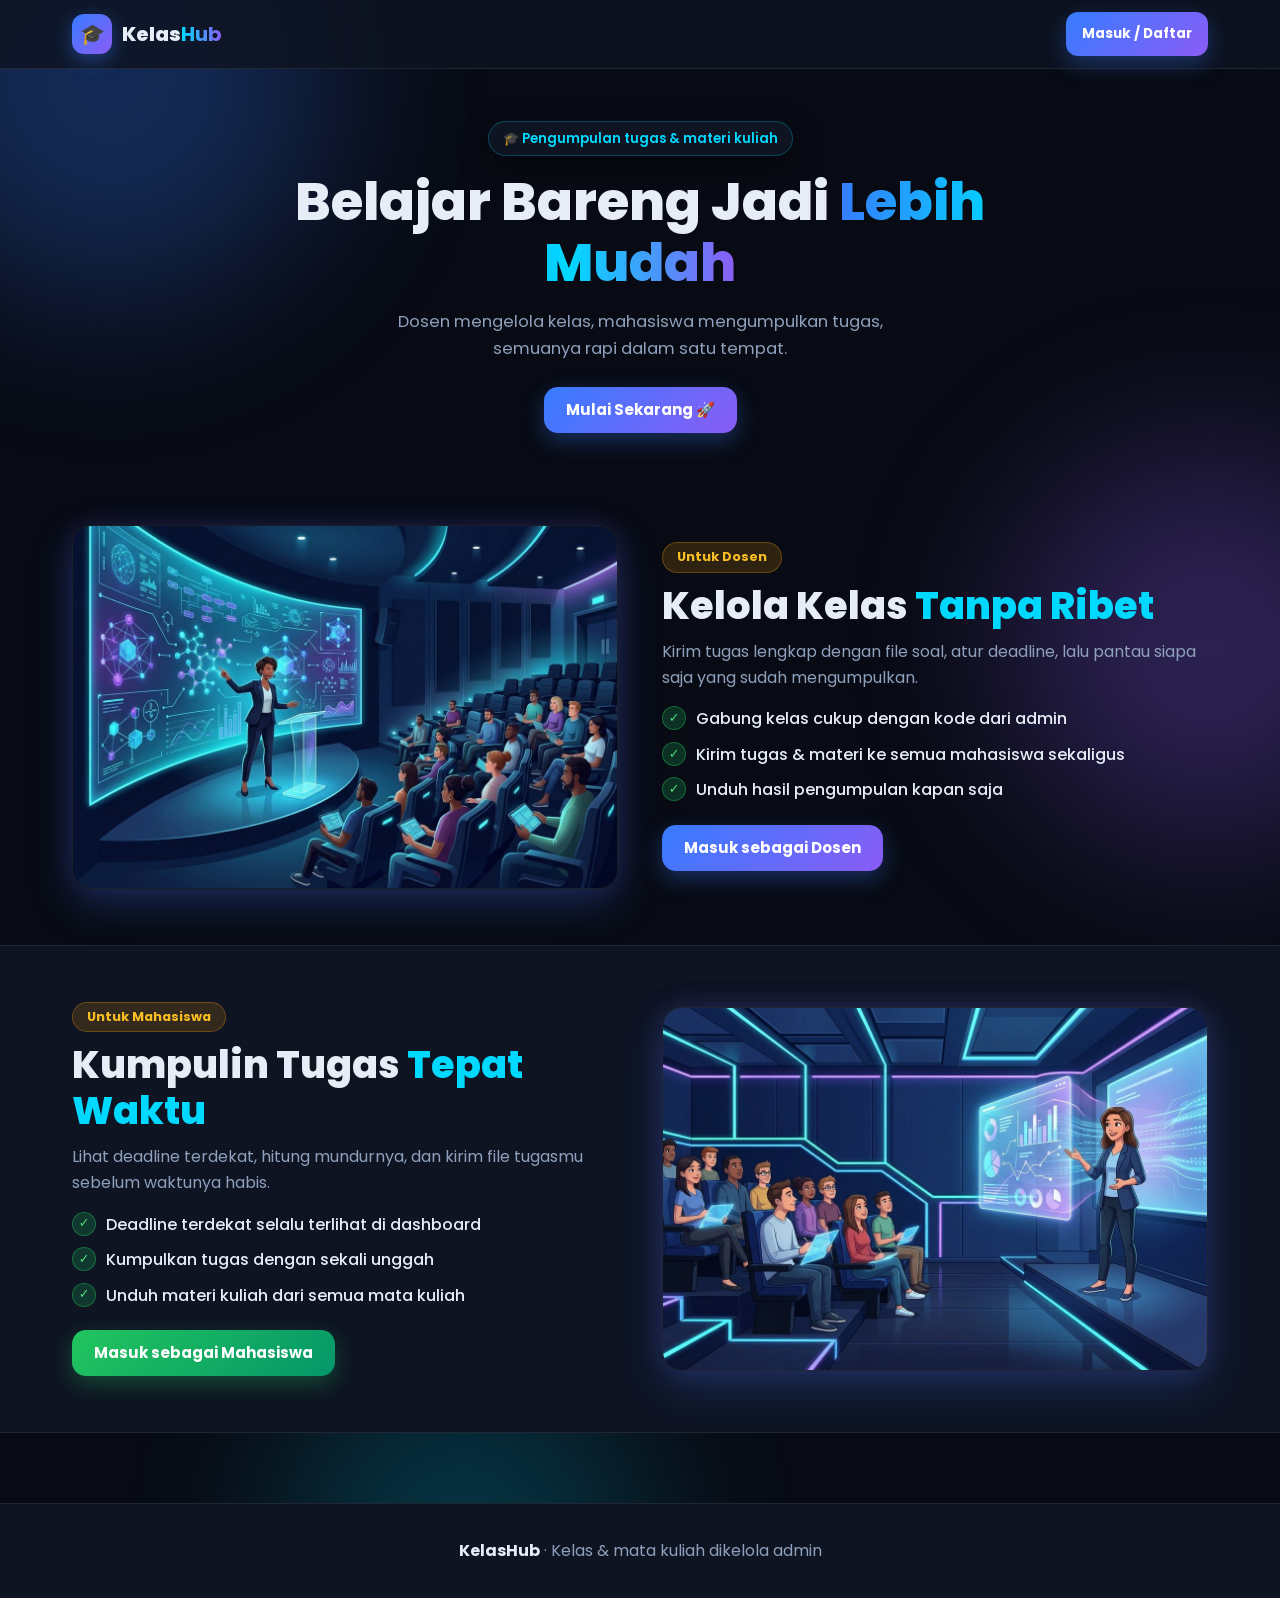
<file: landing.html>
<!DOCTYPE html>
<html lang="id">
<head>
<meta charset="UTF-8">
<meta name="viewport" content="width=device-width,initial-scale=1,viewport-fit=cover">
<title>KelasHub — Belajar Bareng Jadi Lebih Mudah</title>
<link rel="preconnect" href="https://fonts.googleapis.com">
<link href="https://fonts.googleapis.com/css2?family=Poppins:wght@400;500;600;700;800&display=swap" rel="stylesheet">
<link rel="stylesheet" href="css/style.css">
</head>
<body class="page-enter">
<div class="blobs"><span></span><span></span><span></span></div>

<nav class="nav"><div class="wrap">
  <a href="landing.html" class="logo"><i>🎓</i><span>Kelas<b>Hub</b></span></a>
  <a href="login.html" class="btn sm">Masuk / Daftar</a>
</div></nav>

<header class="hero"><div class="wrap" style="grid-template-columns:1fr">
  <div style="text-align:center;max-width:720px;margin:0 auto">
    <span class="tag">🎓 Pengumpulan tugas &amp; materi kuliah</span>
    <h1>Belajar Bareng Jadi <span class="grad">Lebih Mudah</span></h1>
    <p style="margin:0 auto">Dosen mengelola kelas, mahasiswa mengumpulkan tugas, semuanya rapi dalam satu tempat.</p>
    <div class="cta" style="justify-content:center"><a href="login.html" class="btn">Mulai Sekarang 🚀</a></div>
  </div>
</div></header>

<!-- Untuk Dosen: ilustrasi kiri -->
<section class="lp-sec">
  <div class="wrap split">
    <img class="ph" src="img/08-foto-dosen-ngajar.jpg" alt="Ilustrasi dosen mengajar di depan layar interaktif pintar di ruang kuliah modern" width="1100" height="734" loading="lazy">
    <div>
      <span class="kicker">Untuk Dosen</span>
      <h2>Kelola Kelas <span>Tanpa Ribet</span></h2>
      <p>Kirim tugas lengkap dengan file soal, atur deadline, lalu pantau siapa saja yang sudah mengumpulkan.</p>
      <ul>
        <li>Gabung kelas cukup dengan kode dari admin</li>
        <li>Kirim tugas &amp; materi ke semua mahasiswa sekaligus</li>
        <li>Unduh hasil pengumpulan kapan saja</li>
      </ul>
      <a href="login.html" class="btn">Masuk sebagai Dosen</a>
    </div>
  </div>
</section>

<!-- Untuk Mahasiswa: ilustrasi kanan -->
<section class="lp-sec alt">
  <div class="wrap split">
    <div>
      <span class="kicker">Untuk Mahasiswa</span>
      <h2>Kumpulin Tugas <span>Tepat Waktu</span></h2>
      <p>Lihat deadline terdekat, hitung mundurnya, dan kirim file tugasmu sebelum waktunya habis.</p>
      <ul>
        <li>Deadline terdekat selalu terlihat di dashboard</li>
        <li>Kumpulkan tugas dengan sekali unggah</li>
        <li>Unduh materi kuliah dari semua mata kuliah</li>
      </ul>
      <a href="login.html" class="btn green">Masuk sebagai Mahasiswa</a>
    </div>
    <img class="ph" src="img/09-foto-presentasi.jpg" alt="Ilustrasi mahasiswi presentasi di depan kelas dengan layar proyeksi hologram" width="1100" height="734" loading="lazy">
  </div>
</section>

<footer><div class="wrap"><b>KelasHub</b> · Kelas &amp; mata kuliah dikelola admin</div></footer>
</body>
</html>
</file>
<file: css/style.css>
@view-transition {
  navigation: auto;
}
::view-transition-old(root) {
  animation: vtOut 0.24s cubic-bezier(0.4, 0, 1, 1) both;
}
::view-transition-new(root) {
  animation: vtIn 0.34s cubic-bezier(0.22, 1, 0.36, 1) both;
}
@keyframes vtOut {
  from { opacity: 1; transform: translateY(0) scale(1); }
  to   { opacity: 0; transform: translateY(-10px) scale(0.99); }
}
@keyframes vtIn {
  from { opacity: 0; transform: translateY(14px) scale(0.99); }
  to   { opacity: 1; transform: translateY(0) scale(1); }
}

:root {
  --bg: #080B14;
  --surface: #0E1422;
  --card: #121B2B;
  --line: rgba(255, 255, 255, .08);
  --p: #367CFF;
  --p2: #00D9FF;
  --acc: #00D9FF;
  --b: #8B5CF6;
  --ink: #E6EDF7;
  --mut: #8EA0BC;
  --g: #22C55E;
  --o: #F59E0B;
  --r: #EF4444;
  --pk: #F59E0B;
  --grad: linear-gradient(135deg, var(--p), var(--b));
  --sh: 0 10px 30px rgba(0, 0, 0, .45);
  --sh2: 0 16px 44px rgba(54, 124, 255, .22), 0 0 28px rgba(139, 92, 246, .16);
  --glow: 0 0 24px rgba(54, 124, 255, .38), 0 0 48px rgba(139, 92, 246, .2);
  --rad: 20px;
  color-scheme: dark;
}

*, *::before, *::after {
  box-sizing: border-box;
  margin: 0;
  padding: 0;
}

html {
  scroll-behavior: smooth;
  overflow-x: hidden;
  background: var(--bg);
}

body {
  font-family: 'Poppins', 'Segoe UI', system-ui, sans-serif;
  background: var(--bg);
  color: var(--ink);
  line-height: 1.6;
  min-height: 100dvh;
  overflow-x: hidden;
  padding-left: env(safe-area-inset-left);
  padding-right: env(safe-area-inset-right);
  -webkit-tap-highlight-color: transparent;
}

body.nav-lock {
  overflow: hidden;
}

/* Fallback transisi keluar/masuk halaman */
body.page-enter {
  animation: pageEnter 0.38s cubic-bezier(0.22, 1, 0.36, 1) both;
}
body.page-leave {
  opacity: 0;
  transform: translateY(-10px) scale(0.99);
  transition: opacity 0.2s ease, transform 0.2s ease;
  pointer-events: none;
}
@keyframes pageEnter {
  from { opacity: 0; transform: translateY(14px); }
  to   { opacity: 1; transform: translateY(0); }
}

img {
  max-width: 100%;
  height: auto;
  display: block;
}
a {
  color: inherit;
  text-decoration: none;
}
button {
  font-family: inherit;
  cursor: pointer;
  border: 0;
  color: inherit;
}

.wrap {
  max-width: 1180px;
  margin: 0 auto;
  padding: 0 22px;
}

/* ---------- Background Blobs ---------- */
.blobs {
  position: fixed;
  inset: 0;
  z-index: -1;
  overflow: hidden;
  pointer-events: none;
}
.blobs span {
  position: absolute;
  border-radius: 50%;
  filter: blur(85px);
  opacity: 0.28;
  will-change: transform;
  animation: floatBlob 18s ease-in-out infinite;
}
.blobs span:nth-child(1) {
  width: 440px;
  height: 440px;
  background: var(--p);
  top: -140px;
  left: -110px;
}
.blobs span:nth-child(2) {
  width: 400px;
  height: 400px;
  background: var(--b);
  top: 28%;
  right: -130px;
  animation-delay: -6s;
}
.blobs span:nth-child(3) {
  width: 360px;
  height: 360px;
  background: var(--acc);
  bottom: -120px;
  left: 22%;
  animation-delay: -12s;
  opacity: 0.2;
}
@keyframes floatBlob {
  0%, 100% { transform: translate3d(0, 0, 0) scale(1); }
  50%      { transform: translate3d(36px, -44px, 0) scale(1.1); }
}

/* ---------- Navbar & Mobile Drawer ---------- */
.nav {
  position: sticky;
  top: 0;
  z-index: 60;
  background: rgba(14, 20, 34, .82);
  backdrop-filter: blur(16px);
  -webkit-backdrop-filter: blur(16px);
  border-bottom: 1px solid var(--line);
}
.nav .wrap {
  display: flex;
  align-items: center;
  justify-content: space-between;
  min-height: 68px;
  gap: 12px;
}
.logo {
  display: flex;
  align-items: center;
  gap: 10px;
  font-weight: 800;
  font-size: 1.25rem;
  color: var(--ink);
}
.logo i {
  width: 40px;
  height: 40px;
  border-radius: 12px;
  background: var(--grad);
  display: grid;
  place-items: center;
  color: #fff;
  font-style: normal;
  box-shadow: 0 6px 18px rgba(54, 124, 255, .4);
}
.logo b {
  background: linear-gradient(90deg, var(--acc), var(--b));
  -webkit-background-clip: text;
  background-clip: text;
  color: transparent;
}
.links {
  display: flex;
  align-items: center;
  gap: 6px;
}
.links a {
  padding: 10px 16px;
  min-height: 44px;
  display: inline-flex;
  align-items: center;
  border-radius: 999px;
  font-weight: 600;
  font-size: .92rem;
  color: var(--mut);
  position: relative;
  overflow: hidden;
  transition: transform .22s ease, opacity .22s ease, background-color .22s ease, color .22s ease, box-shadow .22s ease;
}
.links a:hover {
  background: rgba(54, 124, 255, .14);
  color: var(--ink);
  transform: translateY(-1px);
}
.links a.on {
  background: var(--grad);
  color: #fff;
  box-shadow: 0 6px 18px rgba(54, 124, 255, .38);
}
.links a.cls {
  max-width: 200px;
  overflow: hidden;
  text-overflow: ellipsis;
  white-space: nowrap;
  background: rgba(54, 124, 255, .14);
  color: var(--acc);
  border: 1px solid rgba(0, 217, 255, .22);
}
.links a.cls.on {
  background: var(--grad);
  color: #fff;
  border-color: transparent;
}
.burger {
  display: none;
  background: var(--surface);
  color: var(--ink);
  border: 1px solid var(--line);
  width: 44px;
  height: 44px;
  border-radius: 12px;
  font-size: 1.3rem;
  place-items: center;
  transition: transform .2s ease;
}
.burger:active {
  transform: scale(.94);
}
.nav-ov {
  position: fixed;
  inset: 0;
  background: rgba(8, 11, 20, .68);
  backdrop-filter: blur(6px);
  -webkit-backdrop-filter: blur(6px);
  z-index: 55;
  opacity: 0;
  pointer-events: none;
  transition: opacity .28s ease;
}
.nav-ov.show {
  opacity: 1;
  pointer-events: auto;
}

/* ---------- Buttons & Ripple ---------- */
.btn {
  position: relative;
  overflow: hidden;
  display: inline-flex;
  align-items: center;
  justify-content: center;
  gap: 8px;
  min-height: 44px;
  padding: 11px 22px;
  border-radius: 14px;
  font-weight: 700;
  font-size: .94rem;
  background: var(--grad);
  color: #fff;
  box-shadow: 0 8px 22px rgba(54, 124, 255, .32);
  transition: transform .24s cubic-bezier(0.22, 1, 0.36, 1), box-shadow .24s ease, opacity .2s ease;
}
.btn:hover {
  transform: translateY(-3px) scale(1.015);
  box-shadow: var(--glow);
}
.btn:active {
  transform: translateY(0) scale(.97);
}
.btn.sec {
  background: var(--surface);
  color: var(--ink);
  border: 1px solid rgba(255, 255, 255, .14);
  box-shadow: none;
}
.btn.sec:hover {
  border-color: var(--acc);
  color: var(--acc);
  box-shadow: 0 0 18px rgba(0, 217, 255, .2);
}
.btn.sm {
  min-height: 44px;
  padding: 8px 16px;
  font-size: .85rem;
  border-radius: 12px;
}
.btn.green {
  background: linear-gradient(135deg, var(--g), #059669);
  box-shadow: 0 8px 22px rgba(34, 197, 94, .3);
}
.btn.green:hover {
  box-shadow: 0 0 24px rgba(34, 197, 94, .45);
}
.btn.red {
  background: rgba(239, 68, 68, .16);
  color: #FCA5A5;
  border: 1px solid rgba(239, 68, 68, .32);
  box-shadow: none;
}
.btn.red:hover {
  background: rgba(239, 68, 68, .26);
  color: #fff;
  box-shadow: 0 0 20px rgba(239, 68, 68, .3);
}
.btn:disabled {
  opacity: .5;
  cursor: not-allowed;
  transform: none;
}

.ripple-ink {
  position: absolute;
  border-radius: 50%;
  background: rgba(255, 255, 255, .32);
  transform: scale(0);
  opacity: 1;
  pointer-events: none;
  animation: rippleAnim .55s ease-out forwards;
}
@keyframes rippleAnim {
  to {
    transform: scale(1);
    opacity: 0;
  }
}

/* ---------- Hero & Page Header ---------- */
.hero {
  padding: 52px 0 36px;
}
.hero .wrap {
  display: grid;
  grid-template-columns: 1.1fr 1fr;
  gap: 40px;
  align-items: center;
}
.tag {
  display: inline-flex;
  align-items: center;
  gap: 6px;
  background: var(--surface);
  border: 1px solid rgba(0, 217, 255, .25);
  padding: 6px 14px;
  border-radius: 999px;
  font-size: .82rem;
  font-weight: 600;
  color: var(--acc);
  box-shadow: var(--sh);
}
.hero h1 {
  font-size: clamp(2rem, 4.8vw, 3.3rem);
  line-height: 1.15;
  margin: 16px 0;
  font-weight: 800;
}
.grad {
  background: linear-gradient(90deg, var(--p), var(--acc), var(--b));
  -webkit-background-clip: text;
  background-clip: text;
  color: transparent;
}
.hero p {
  color: var(--mut);
  font-size: 1.04rem;
  max-width: 520px;
}
.cta {
  display: flex;
  gap: 12px;
  flex-wrap: wrap;
  margin-top: 24px;
}
.hero-img {
  animation: bob 5s ease-in-out infinite;
  filter: drop-shadow(0 20px 40px rgba(54, 124, 255, .28));
}
@keyframes bob {
  0%, 100% { transform: translateY(0); }
  50%      { transform: translateY(-12px); }
}

.phead {
  padding: 40px 0 18px;
}
.phead .wrap {
  display: grid;
  grid-template-columns: 1fr 260px;
  gap: 24px;
  align-items: center;
}
.phead h1 {
  font-size: clamp(1.75rem, 4vw, 2.5rem);
  font-weight: 800;
  margin-top: 10px;
}
.phead p {
  color: var(--mut);
  max-width: 580px;
  margin-top: 6px;
}
.phead img {
  animation: bob 6s ease-in-out infinite;
  background: linear-gradient(135deg, rgba(54, 124, 255, .18), rgba(139, 92, 246, .18)) !important;
  border: 1px solid var(--line);
  border-radius: 28px;
  padding: 12px;
}

/* ---------- Stats ---------- */
.stats {
  display: grid;
  grid-template-columns: repeat(4, 1fr);
  gap: 16px;
  margin: 20px 0 10px;
}
.stat {
  background: var(--card);
  border-radius: var(--rad);
  padding: 20px;
  box-shadow: var(--sh);
  display: flex;
  align-items: center;
  gap: 14px;
  border: 1px solid var(--line);
  transition: transform .28s cubic-bezier(0.22, 1, 0.36, 1), box-shadow .28s ease, border-color .28s ease;
}
.stat:hover {
  transform: translateY(-5px);
  border-color: rgba(54, 124, 255, .4);
  box-shadow: var(--sh2);
}
.stat .ic {
  width: 52px;
  height: 52px;
  border-radius: 16px;
  display: grid;
  place-items: center;
  font-size: 1.5rem;
  flex: none;
  background: rgba(54, 124, 255, .16) !important;
  border: 1px solid rgba(255, 255, 255, .08);
}
.stat b {
  display: block;
  font-size: 1.7rem;
  line-height: 1.1;
  color: var(--ink);
}
.stat small {
  color: var(--mut);
  font-weight: 500;
}

/* ---------- Section Titles ---------- */
.sec-t {
  display: flex;
  justify-content: space-between;
  align-items: center;
  flex-wrap: wrap;
  gap: 12px;
  margin: 36px 0 18px;
}
.sec-t h2 {
  font-size: 1.45rem;
  font-weight: 800;
}
.sec-t h2 span {
  color: var(--acc);
}

/* ---------- Big Choice Cards (Home) ---------- */
.duo {
  display: grid;
  grid-template-columns: 1fr 1fr;
  gap: 22px;
}
.big {
  position: relative;
  overflow: hidden;
  border-radius: 26px;
  padding: 32px;
  color: #fff;
  min-height: 280px;
  border: 1px solid rgba(255, 255, 255, .14);
  display: flex;
  flex-direction: column;
  justify-content: flex-end;
  transition: transform .32s cubic-bezier(0.22, 1, 0.36, 1), box-shadow .32s ease;
}
.big:hover {
  transform: translateY(-7px) scale(1.01);
  box-shadow: var(--glow);
}
.big.a {
  background: linear-gradient(135deg, #1E3A8A, var(--p) 55%, var(--b));
}
.big.b {
  background: linear-gradient(135deg, #0F2942, #0E7490 50%, var(--p));
}
.big img {
  position: absolute;
  right: -8px;
  top: -6px;
  width: 52%;
  transition: transform .4s cubic-bezier(0.22, 1, 0.36, 1);
  pointer-events: none;
}
.big:hover img {
  transform: scale(1.07) rotate(2deg);
}
.big h3 {
  font-size: 1.65rem;
  font-weight: 800;
  position: relative;
}
.big p {
  color: rgba(230, 237, 247, .9);
  max-width: 300px;
  margin: 6px 0 16px;
  position: relative;
}
.big .go {
  position: relative;
  background: rgba(8, 11, 20, .82);
  color: var(--acc) !important;
  border: 1px solid rgba(0, 217, 255, .35);
  padding: 10px 20px;
  border-radius: 12px;
  font-weight: 700;
  width: max-content;
}

/* ---------- Steps ---------- */
.steps {
  display: grid;
  grid-template-columns: repeat(3, 1fr);
  gap: 18px;
}
.step {
  background: var(--card);
  border-radius: var(--rad);
  padding: 26px;
  border: 1px solid var(--line);
  box-shadow: var(--sh);
  position: relative;
  transition: transform .28s ease, box-shadow .28s ease, border-color .28s ease;
}
.step:hover {
  transform: translateY(-5px);
  border-color: rgba(54, 124, 255, .4);
  box-shadow: var(--sh2);
}
.step em {
  font-style: normal;
  position: absolute;
  top: 14px;
  right: 20px;
  font-size: 2.5rem;
  font-weight: 800;
  color: rgba(54, 124, 255, .18);
}
.step .e {
  font-size: 2.2rem;
}
.step h4 {
  margin: 8px 0 4px;
  color: var(--ink);
}
.step p {
  color: var(--mut);
  font-size: .9rem;
}

/* ---------- Feed ---------- */
.feed {
  background: var(--card);
  border-radius: var(--rad);
  border: 1px solid var(--line);
  box-shadow: var(--sh);
  overflow: hidden;
}
.feed li {
  list-style: none;
  display: flex;
  gap: 14px;
  align-items: center;
  padding: 15px 20px;
  border-bottom: 1px solid var(--line);
  transition: background-color .2s ease, transform .2s ease;
}
.feed li:hover {
  background: var(--surface);
}
.feed li:last-child {
  border: 0;
}
.feed .dot {
  width: 42px;
  height: 42px;
  border-radius: 12px;
  display: grid;
  place-items: center;
  font-size: 1.2rem;
  flex: none;
  background: rgba(54, 124, 255, .18) !important;
  border: 1px solid var(--line);
}
.feed small {
  color: var(--mut);
  display: block;
}

.empty {
  text-align: center;
  padding: 38px 20px;
  color: var(--mut);
}
.empty img {
  width: 190px;
  margin: 0 auto 12px;
  border-radius: 16px;
}
.empty b {
  color: var(--ink);
  font-size: 1.05rem;
}

/* ---------- Toolbar, Tabs & Search ---------- */
.toolbar {
  display: flex;
  gap: 12px;
  flex-wrap: wrap;
  align-items: center;
  margin-bottom: 18px;
}
.tabs {
  display: flex;
  gap: 6px;
  background: var(--surface);
  padding: 5px;
  border-radius: 14px;
  border: 1px solid var(--line);
  flex-wrap: wrap;
}
.tabs button {
  position: relative;
  overflow: hidden;
  min-height: 44px;
  padding: 8px 16px;
  border-radius: 10px;
  background: transparent;
  font-weight: 600;
  color: var(--mut);
  font-size: .88rem;
  transition: transform .2s ease, background-color .22s ease, color .22s ease, box-shadow .22s ease;
}
.tabs button:hover {
  color: var(--ink);
}
.tabs button.on {
  background: var(--grad);
  color: #fff;
  box-shadow: 0 5px 16px rgba(54, 124, 255, .35);
}
.search {
  flex: 1;
  min-width: 220px;
  position: relative;
}
.search input {
  width: 100%;
  min-height: 46px;
  padding: 11px 16px 11px 44px;
  border-radius: 14px;
  border: 1px solid var(--line);
  font: inherit;
  font-size: 16px;
  color: var(--ink);
  background: var(--surface);
  outline: 0;
  transition: border-color .2s ease, box-shadow .2s ease;
}
.search input::placeholder {
  color: var(--mut);
}
.search input:focus {
  border-color: var(--p);
  box-shadow: 0 0 0 3px rgba(54, 124, 255, .25);
}
.search::before {
  content: "🔍";
  position: absolute;
  left: 15px;
  top: 50%;
  transform: translateY(-50%);
  pointer-events: none;
}

/* ---------- Cards (Tasks, Materials, Classes) ---------- */
.grid {
  display: grid;
  grid-template-columns: repeat(auto-fill, minmax(310px, 1fr));
  gap: 20px;
}
.card {
  background: var(--card);
  border-radius: var(--rad);
  border: 1px solid var(--line);
  box-shadow: var(--sh);
  padding: 22px;
  position: relative;
  overflow: hidden;
  animation: pop .45s cubic-bezier(0.22, 1, 0.36, 1) both;
  transition: transform .28s cubic-bezier(0.22, 1, 0.36, 1), box-shadow .28s ease, border-color .28s ease;
}
.card:hover {
  transform: translateY(-6px) scale(1.008);
  border-color: rgba(54, 124, 255, .42);
  box-shadow: var(--sh2);
}
.card::before {
  content: "";
  position: absolute;
  left: 0;
  top: 0;
  right: 0;
  height: 5px;
  background: var(--c, var(--grad));
}
@keyframes pop {
  from { opacity: 0; transform: translateY(18px) scale(.97); }
  to   { opacity: 1; transform: translateY(0) scale(1); }
}
.card .top {
  display: flex;
  gap: 14px;
  align-items: flex-start;
  margin-top: 4px;
}
.card .em {
  width: 54px;
  height: 54px;
  border-radius: 16px;
  display: grid;
  place-items: center;
  font-size: 1.7rem;
  background: rgba(54, 124, 255, .15);
  border: 1px solid var(--line);
  flex: none;
}
.card h3 {
  font-size: 1.08rem;
  line-height: 1.32;
  color: var(--ink);
}
.card .course {
  font-size: .82rem;
  color: var(--acc);
  font-weight: 600;
}
.card .desc {
  color: var(--mut);
  font-size: .89rem;
  margin: 12px 0;
  min-height: 42px;
}

/* ---------- Badges (WCAG AA Dark Theme) ---------- */
.badge {
  display: inline-flex;
  align-items: center;
  gap: 5px;
  padding: 5px 12px;
  border-radius: 999px;
  font-size: .76rem;
  font-weight: 700;
  border: 1px solid transparent;
}
.badge.ok {
  background: rgba(34, 197, 94, .16);
  color: #4ADE80;
  border-color: rgba(34, 197, 94, .3);
}
.badge.wait {
  background: rgba(245, 158, 11, .16);
  color: #FBBF24;
  border-color: rgba(245, 158, 11, .3);
}
.badge.late {
  background: rgba(239, 68, 68, .16);
  color: #FCA5A5;
  border-color: rgba(239, 68, 68, .3);
}
.badge.info {
  background: rgba(0, 217, 255, .14);
  color: var(--acc);
  border-color: rgba(0, 217, 255, .28);
}
.badge.p {
  background: rgba(54, 124, 255, .18);
  color: #93C5FD;
  border-color: rgba(54, 124, 255, .32);
}

.row {
  display: flex;
  justify-content: space-between;
  align-items: center;
  gap: 10px;
  flex-wrap: wrap;
}
.cd {
  font-size: .82rem;
  font-weight: 600;
  color: var(--mut);
}
.cd.urgent {
  color: #FCA5A5;
}
.bar {
  height: 7px;
  background: var(--surface);
  border-radius: 99px;
  overflow: hidden;
  margin: 10px 0 14px;
}
.bar i {
  display: block;
  height: 100%;
  background: var(--grad);
  border-radius: 99px;
  transition: width .7s ease;
}

/* ---------- Material Cards ---------- */
.mcard .ftype {
  width: 58px;
  height: 66px;
  border-radius: 14px;
  display: grid;
  place-items: center;
  font-weight: 800;
  color: #080B14;
  font-size: .82rem;
  flex: none;
  position: relative;
  box-shadow: 0 8px 18px rgba(0, 0, 0, .35);
}
.mcard .ftype::after {
  content: "";
  position: absolute;
  right: 0;
  top: 0;
  border-style: solid;
  border-width: 0 14px 14px 0;
  border-color: transparent rgba(255, 255, 255, .35) transparent transparent;
  border-top-right-radius: 14px;
}
.meta {
  display: flex;
  gap: 10px;
  flex-wrap: wrap;
  font-size: .79rem;
  color: var(--mut);
  margin-bottom: 12px;
}
.like {
  position: relative;
  overflow: hidden;
  min-height: 44px;
  background: rgba(139, 92, 246, .16);
  color: #C4B5FD;
  border: 1px solid rgba(139, 92, 246, .3);
  border-radius: 12px;
  padding: 8px 16px;
  font-weight: 700;
  font-size: .86rem;
  transition: transform .2s ease, background-color .2s ease, color .2s ease;
}
.like:hover {
  transform: scale(1.06);
}
.like.on {
  background: linear-gradient(135deg, #EC4899, var(--b));
  color: #fff;
  border-color: transparent;
}

/* ---------- Modal (Spring + Overlay Blur + Mobile Bottom Sheet) ---------- */
.ov {
  position: fixed;
  inset: 0;
  background: rgba(8, 11, 20, .72);
  backdrop-filter: blur(8px);
  -webkit-backdrop-filter: blur(8px);
  z-index: 100;
  display: none;
  align-items: center;
  justify-content: center;
  padding: 18px;
}
.ov.show {
  display: flex;
  animation: ovFade .22s ease both;
}
@keyframes ovFade {
  from { opacity: 0; }
  to   { opacity: 1; }
}
.modal {
  background: var(--card);
  color: var(--ink);
  border: 1px solid rgba(255, 255, 255, .12);
  border-radius: 26px;
  width: 100%;
  max-width: 520px;
  max-height: 90dvh;
  overflow-y: auto;
  padding: 28px;
  animation: modalSpring .42s cubic-bezier(0.34, 1.56, 0.64, 1) both;
  box-shadow: 0 30px 80px rgba(0, 0, 0, .65);
}
@keyframes modalSpring {
  from { opacity: 0; transform: translateY(28px) scale(.93); }
  to   { opacity: 1; transform: translateY(0) scale(1); }
}
.modal h3 {
  font-size: 1.35rem;
  margin-bottom: 4px;
}
.modal .sub {
  color: var(--mut);
  font-size: .9rem;
  margin-bottom: 18px;
}

/* ---------- Forms & Inputs (16px min for iOS no-zoom) ---------- */
.fg {
  margin-bottom: 14px;
}
.fg label {
  display: block;
  font-weight: 600;
  font-size: .85rem;
  color: var(--ink);
  margin-bottom: 6px;
}
.fg input,
.fg select,
.fg textarea {
  width: 100%;
  min-height: 46px;
  padding: 11px 14px;
  border-radius: 12px;
  border: 1.5px solid var(--line);
  font: inherit;
  font-size: 16px;
  color: var(--ink);
  outline: 0;
  background: var(--surface);
  transition: border-color .2s ease, box-shadow .2s ease;
}
.fg input::placeholder,
.fg textarea::placeholder {
  color: var(--mut);
}
.fg input:focus,
.fg select:focus,
.fg textarea:focus {
  border-color: var(--p);
  box-shadow: 0 0 0 3px rgba(54, 124, 255, .25);
}
.fg textarea {
  resize: vertical;
  min-height: 84px;
}
.two {
  display: grid;
  grid-template-columns: 1fr 1fr;
  gap: 12px;
}
.drop {
  border: 2px dashed rgba(0, 217, 255, .38);
  background: var(--surface);
  border-radius: 18px;
  padding: 24px 16px;
  text-align: center;
  transition: transform .24s ease, border-color .24s ease, background-color .24s ease;
  cursor: pointer;
}
.drop:hover,
.drop.over {
  background: rgba(54, 124, 255, .12);
  transform: scale(1.01);
  border-color: var(--acc);
}
.drop .big-e {
  font-size: 2.3rem;
  display: block;
  animation: bob 3s ease-in-out infinite;
}
.drop small {
  color: var(--mut);
}
.drop b.fn {
  display: block;
  margin-top: 6px;
  color: var(--acc);
  word-break: break-all;
}
.macts {
  display: flex;
  gap: 10px;
  justify-content: flex-end;
  margin-top: 20px;
  flex-wrap: wrap;
}

/* ---------- History / List ---------- */
.hist {
  background: var(--card);
  border-radius: var(--rad);
  border: 1px solid var(--line);
  box-shadow: var(--sh);
  overflow: hidden;
}
.hist .it {
  display: flex;
  gap: 14px;
  align-items: center;
  padding: 16px 20px;
  border-bottom: 1px solid var(--line);
  flex-wrap: wrap;
  transition: background-color .2s ease;
}
.hist .it:hover {
  background: rgba(255, 255, 255, .02);
}
.hist .it:last-child {
  border: 0;
}
.hist .it .grow {
  flex: 1;
  min-width: 180px;
}
.hist .it small {
  color: var(--mut);
}
.hist .it select {
  min-height: 44px;
  padding: 9px 12px;
  border-radius: 12px;
  border: 1.5px solid var(--line);
  font: inherit;
  font-size: 16px;
  color: var(--ink);
  background: var(--surface);
  min-width: 200px;
  max-width: 100%;
}
.hist .it .av {
  width: 44px;
  height: 44px;
  border-radius: 50%;
  display: grid;
  place-items: center;
  background: var(--grad);
  color: #fff;
  font-weight: 800;
  flex: none;
}
.hist .it .em3 {
  font-size: 1.7rem;
  width: 46px;
  text-align: center;
  flex: none;
}

/* ---------- Toast + Confetti ---------- */
.toasts {
  position: fixed;
  right: 20px;
  bottom: calc(20px + env(safe-area-inset-bottom));
  z-index: 200;
  display: flex;
  flex-direction: column;
  gap: 10px;
  max-width: calc(100vw - 40px);
}
.toast {
  background: var(--surface);
  color: var(--ink);
  border: 1px solid rgba(255, 255, 255, .14);
  padding: 14px 20px;
  border-radius: 14px;
  font-weight: 600;
  font-size: .9rem;
  box-shadow: var(--sh2);
  animation: toastIn .38s cubic-bezier(0.34, 1.56, 0.64, 1) both;
}
.toast.out {
  opacity: 0;
  transform: translateX(60px);
  transition: opacity .35s ease, transform .35s ease;
}
.toast.ok {
  background: linear-gradient(135deg, #16A34A, var(--g));
  color: #fff;
  border-color: transparent;
}
.toast.err {
  background: linear-gradient(135deg, var(--r), #B91C1C);
  color: #fff;
  border-color: transparent;
}
@keyframes toastIn {
  from { opacity: 0; transform: translateX(60px) scale(.95); }
  to   { opacity: 1; transform: translateX(0) scale(1); }
}

.cf {
  position: fixed;
  top: -20px;
  width: 10px;
  height: 14px;
  z-index: 300;
  pointer-events: none;
  will-change: transform, opacity;
  animation: fall linear forwards;
}
@keyframes fall {
  to {
    transform: translate3d(0, 105vh, 0) rotate(720deg);
    opacity: .8;
  }
}

/* ---------- Staggered Reveal (.rv) ---------- */
.rv {
  opacity: 0;
  transform: translateY(24px);
  transition: opacity .55s cubic-bezier(0.22, 1, 0.36, 1), transform .55s cubic-bezier(0.22, 1, 0.36, 1);
  transition-delay: var(--d, 0ms);
}
.rv.in {
  opacity: 1;
  transform: translateY(0);
}
.stats.rv .stat,
.steps.rv .step,
.duo.rv .big {
  opacity: 0;
  transform: translateY(20px);
  transition: opacity .5s cubic-bezier(0.22, 1, 0.36, 1), transform .5s cubic-bezier(0.22, 1, 0.36, 1), box-shadow .28s ease, border-color .28s ease;
  transition-delay: calc(var(--i, 0) * 70ms);
}
.stats.rv.in .stat,
.steps.rv.in .step,
.duo.rv.in .big {
  opacity: 1;
  transform: translateY(0);
}

/* ---------- Skeleton Loading (GPU transform + opacity) ---------- */
.skel {
  position: relative;
  overflow: hidden;
  background: var(--surface);
  border-radius: 10px;
}
.skel::after {
  content: "";
  position: absolute;
  inset: 0;
  background: linear-gradient(90deg, transparent, rgba(255, 255, 255, .07), transparent);
  transform: translateX(-100%);
  animation: skelWave 1.4s infinite;
}
@keyframes skelWave {
  to { transform: translateX(100%); }
}
.skel-card {
  display: flex;
  flex-direction: column;
  gap: 12px;
}
.skel-title { height: 22px; width: 65%; }
.skel-line  { height: 14px; }
.skel-line.w80 { width: 80%; }
.skel-line.w60 { width: 60%; }
.skel-line.w50 { width: 50%; }
.skel-line.w40 { width: 40%; }
.skel-btn   { height: 40px; width: 120px; border-radius: 12px; margin-top: 6px; }
.skel-row {
  display: flex;
  align-items: center;
  gap: 14px;
  padding: 16px 20px;
  border-bottom: 1px solid var(--line);
}
.skel-av { width: 44px; height: 44px; border-radius: 50%; flex: none; }

/* ---------- Footer ---------- */
footer {
  margin-top: 70px;
  background: var(--surface);
  border-top: 1px solid var(--line);
  color: var(--mut);
  padding: 34px 0 calc(34px + env(safe-area-inset-bottom));
  text-align: center;
}
footer b {
  color: var(--ink);
}

/* ---------- User Chip, Chips, Note, Class Cards ---------- */
.uchip {
  display: flex;
  align-items: center;
  gap: 9px;
  padding: 5px 14px 5px 6px;
  background: var(--surface);
  border: 1px solid var(--line);
  border-radius: 999px;
  margin-left: 6px;
  font-weight: 600;
  font-size: .85rem;
  line-height: 1.2;
  color: var(--ink);
}
.uchip i {
  width: 32px;
  height: 32px;
  border-radius: 50%;
  background: var(--grad);
  color: #fff;
  display: grid;
  place-items: center;
  font-style: normal;
  font-weight: 800;
}
.uchip small {
  display: block;
  color: var(--mut);
  font-weight: 500;
  font-size: .72rem;
}
.links .btn {
  margin-left: 6px;
}
.chips {
  display: flex;
  flex-wrap: wrap;
  gap: 10px;
}
.chip {
  position: relative;
  overflow: hidden;
  display: inline-flex;
  align-items: center;
  gap: 8px;
  min-height: 44px;
  padding: 10px 18px;
  background: var(--card);
  border: 1px solid var(--line);
  border-radius: 999px;
  font-weight: 600;
  font-size: .9rem;
  color: var(--ink);
  box-shadow: var(--sh);
  transition: transform .24s ease, border-color .24s ease, box-shadow .24s ease;
}
.chip:hover {
  transform: translateY(-3px);
  border-color: var(--acc);
  box-shadow: var(--sh2);
}

.note {
  background: rgba(245, 158, 11, .12);
  border: 1px solid rgba(245, 158, 11, .32);
  color: #FDE68A;
  padding: 14px 18px;
  border-radius: 14px;
  font-size: .9rem;
  margin-bottom: 16px;
}
.note.warn-banner {
  background: rgba(239, 68, 68, .14);
  border-color: rgba(239, 68, 68, .4);
  color: #FECACA;
  display: flex;
  align-items: center;
  justify-content: space-between;
  gap: 14px;
  flex-wrap: wrap;
}

.cgrid {
  display: grid;
  grid-template-columns: repeat(auto-fill, minmax(280px, 1fr));
  gap: 18px;
}
.ccard {
  padding: 0;
  overflow: hidden;
}
.ccard .hd {
  padding: 22px;
  color: #fff;
  background: linear-gradient(135deg, var(--c, var(--p)), rgba(14, 20, 34, .88));
  border-bottom: 1px solid var(--line);
  position: relative;
}
.ccard .hd::after {
  content: "";
  position: absolute;
  right: -30px;
  top: -30px;
  width: 110px;
  height: 110px;
  border-radius: 50%;
  background: rgba(255, 255, 255, .1);
}
.ccard .hd .em2 {
  font-size: 2.2rem;
}
.ccard .hd h3 {
  font-size: 1.12rem;
  margin-top: 6px;
  position: relative;
  color: #fff;
}
.ccard .hd small {
  color: rgba(230, 237, 247, .88);
  position: relative;
}
.ccard .bd {
  padding: 18px 22px 22px;
}
.ccard .nums {
  display: flex;
  gap: 18px;
  flex-wrap: wrap;
  margin-bottom: 14px;
  color: var(--mut);
  font-size: .85rem;
}
.ccard .nums b {
  display: block;
  font-size: 1.3rem;
  color: var(--ink);
}

.formrow {
  background: var(--card);
  border: 1px solid var(--line);
  border-radius: var(--rad);
  padding: 22px;
  box-shadow: var(--sh);
  display: grid;
  grid-template-columns: 2fr 1fr 90px 90px auto;
  gap: 12px;
  align-items: end;
  margin-bottom: 22px;
}
.formrow .fg {
  margin: 0;
}
.formrow input[type=color] {
  padding: 4px;
  height: 46px;
  cursor: pointer;
}
.formrow.six {
  grid-template-columns: 2fr 1fr 1.6fr 80px 80px auto;
}

/* ---------- Auth (Login / Daftar) ---------- */
.auth {
  min-height: 100dvh;
  display: grid;
  grid-template-columns: 1fr 1fr;
}
.auth-photo {
  position: relative;
  min-height: 100dvh;
  overflow: hidden;
  background: var(--surface);
  display: flex;
  flex-direction: column;
  justify-content: space-between;
  padding: 32px 44px;
  color: var(--ink);
  animation: authSlide .36s cubic-bezier(0.22, 1, 0.36, 1) both;
}
.auth-photo > img.bg {
  position: absolute;
  inset: 0;
  width: 100%;
  height: 100%;
  object-fit: cover;
  object-position: center;
}
.auth-photo::after {
  content: "";
  position: absolute;
  inset: 0;
  background: linear-gradient(180deg, rgba(8, 11, 20, .45) 0%, rgba(8, 11, 20, .82) 100%);
  pointer-events: none;
}
.auth-photo > *:not(.bg) {
  position: relative;
  z-index: 2;
}
.auth-photo .logo {
  color: #fff;
}
.auth-photo .logo b {
  background: none;
  color: var(--acc);
  -webkit-text-fill-color: var(--acc);
}
.auth-photo h2 {
  font-size: clamp(1.85rem, 3.2vw, 2.7rem);
  line-height: 1.15;
  font-weight: 800;
  max-width: 480px;
  color: #fff;
  text-shadow: 0 4px 18px rgba(8, 11, 20, .8);
}

.auth-art {
  min-height: 100dvh;
  background: linear-gradient(160deg, var(--surface), var(--card));
  border-right: 1px solid var(--line);
  display: flex;
  flex-direction: column;
  align-items: flex-start;
  padding: 32px 44px 0;
  overflow: hidden;
  position: relative;
  animation: authSlide .36s cubic-bezier(0.22, 1, 0.36, 1) both;
}
.auth-art .logo {
  color: var(--ink);
  position: relative;
  z-index: 2;
}
.auth-art .txt {
  margin-top: 32px;
  position: relative;
  z-index: 2;
}
.auth-art .art {
  margin-top: auto;
  align-self: center;
  display: flex;
  justify-content: center;
  width: 100%;
}
.auth-art .art img {
  width: auto;
  max-width: 100%;
  height: min(56vh, 520px);
  object-fit: contain;
  border-radius: 20px 20px 0 0;
}
.auth-art h2 {
  font-size: 1.7rem;
  line-height: 1.22;
  font-weight: 800;
  color: var(--ink);
}
.auth-art p {
  color: var(--mut);
  margin-top: 6px;
  max-width: 440px;
}

.auth-r {
  display: grid;
  place-items: center;
  padding: 30px 20px;
  background: var(--bg);
}
.abox {
  width: 100%;
  max-width: 450px;
  background: var(--card);
  border-radius: 28px;
  padding: 34px;
  box-shadow: var(--sh2);
  border: 1px solid var(--line);
}
.abox h1 {
  font-size: 1.7rem;
  color: var(--ink);
}
.abox .tabs {
  margin: 18px 0 20px;
  width: 100%;
}
.abox .tabs button {
  flex: 1;
}
.abox form {
  animation: authSlide .32s cubic-bezier(0.22, 1, 0.36, 1) both;
}
@keyframes authSlide {
  from { opacity: 0; transform: translateX(16px); }
  to   { opacity: 1; transform: translateX(0); }
}

.roles {
  display: grid;
  grid-template-columns: 1fr 1fr;
  gap: 10px;
}
.roles label {
  border: 1.5px solid var(--line);
  background: var(--surface);
  border-radius: 14px;
  padding: 12px;
  cursor: pointer;
  text-align: center;
  font-weight: 600;
  font-size: .85rem;
  color: var(--ink);
  transition: border-color .2s ease, background-color .2s ease, box-shadow .2s ease;
  margin: 0 !important;
}
.roles label small {
  display: block;
  font-weight: 400;
  color: var(--mut);
  font-size: .73rem;
  margin-top: 3px;
}
.roles input {
  display: none;
}
.roles input:checked + span {
  color: var(--acc);
}
.roles label:has(input:checked) {
  border-color: var(--p);
  background: rgba(54, 124, 255, .14);
  box-shadow: 0 0 0 3px rgba(54, 124, 255, .22);
}
.err {
  color: #FCA5A5;
  font-size: .85rem;
  margin: 0 0 10px;
  min-height: 1.2em;
}
.hide {
  display: none !important;
}

.attach {
  display: flex;
  align-items: center;
  justify-content: space-between;
  gap: 10px;
  background: var(--surface);
  border: 1px dashed rgba(0, 217, 255, .35);
  border-radius: 12px;
  padding: 8px 12px;
  margin: -2px 0 12px;
  font-size: .84rem;
  font-weight: 600;
  color: var(--ink);
  word-break: break-all;
}
.attach small {
  color: var(--mut);
  font-weight: 500;
}

.code {
  display: inline-flex;
  align-items: center;
  gap: 10px;
  font-family: ui-monospace, Consolas, monospace;
  font-weight: 800;
  letter-spacing: .18em;
  background: var(--surface);
  color: var(--acc);
  border: 1px solid rgba(0, 217, 255, .28);
  padding: 6px 8px 6px 14px;
  border-radius: 12px;
  font-size: .95rem;
  margin-top: 4px;
}
.code button {
  position: relative;
  overflow: hidden;
  min-height: 36px;
  background: rgba(54, 124, 255, .2);
  color: var(--ink);
  border: 1px solid rgba(54, 124, 255, .35);
  border-radius: 9px;
  padding: 5px 12px;
  font-size: .78rem;
  font-weight: 700;
  letter-spacing: 0;
}
.code button:hover {
  background: var(--p);
  color: #fff;
}

.two-col {
  display: grid;
  grid-template-columns: 1.5fr 1fr;
  gap: 20px;
  align-items: start;
}
.panel {
  background: var(--card);
  border: 1px solid var(--line);
  border-radius: var(--rad);
  padding: 24px;
  box-shadow: var(--sh);
}
.panel h3 {
  margin-bottom: 4px;
  color: var(--ink);
}
.panel .sub {
  color: var(--mut);
  font-size: .88rem;
  margin-bottom: 16px;
}

/* ---------- Banner & Ilustrasi Dashboard ---------- */
.banner {
  display: flex;
  align-items: center;
  justify-content: space-between;
  gap: 18px;
  background: linear-gradient(135deg, var(--card), var(--surface));
  border: 1px solid var(--line);
  border-radius: 20px;
  max-height: 170px;
  overflow: hidden;
  padding: 0 0 0 26px;
  margin: 26px 0 0;
  box-shadow: var(--sh);
}
.banner > div {
  padding: 16px 0;
  min-width: 0;
}
.banner h1 {
  font-size: clamp(1.3rem, 3vw, 1.9rem);
  font-weight: 800;
  line-height: 1.2;
}
.banner p {
  color: var(--mut);
  font-size: .92rem;
  margin-top: 4px;
  max-width: 560px;
  display: -webkit-box;
  -webkit-line-clamp: 2;
  -webkit-box-orient: vertical;
  overflow: hidden;
}
.banner img {
  height: 170px;
  width: auto;
  max-width: none;
  flex: none;
  object-fit: cover;
}

.dl-card {
  padding: 20px;
}
.dl-card .dl-head {
  display: flex;
  align-items: center;
  justify-content: space-between;
  gap: 12px;
  margin-bottom: 12px;
}
.dl-card .dl-head h2 {
  font-size: 1.45rem;
  font-weight: 800;
}
.dl-card .dl-head h2 span {
  color: var(--acc);
}
.dl-card .dl-head img {
  width: 116px;
  height: auto;
  flex: none;
  border-radius: 12px;
}
.dl-card .hist {
  background: var(--surface);
}

.empty.empty-ok img,
.empty.empty-dosen img {
  width: min(270px, 100%);
  margin: 0 auto 12px;
  border-radius: 16px;
}
.empty.empty-ok b,
.empty.empty-dosen b {
  font-size: 1.15rem;
  color: var(--ink);
}
.noSub {
  margin-top: 22px;
  text-align: center;
  background: var(--card);
}

.cc-img {
  width: calc(100% - 20px);
  height: 176px;
  margin: 10px;
  border-radius: 14px;
  object-fit: cover;
  object-position: center;
  background: var(--surface);
}

.ok-modal {
  text-align: center;
  max-width: 400px;
}
.ok-modal img {
  width: min(240px, 100%);
  margin: 0 auto 12px;
  border-radius: 16px;
}
.ok-modal .macts {
  justify-content: center;
}

/* ---------- Landing Page ---------- */
.lp-sec {
  padding: 56px 0;
}
.split {
  display: grid;
  grid-template-columns: 1fr 1fr;
  gap: 44px;
  align-items: center;
}
.split .ph {
  width: 100%;
  aspect-ratio: 3 / 2;
  height: auto;
  object-fit: cover;
  border-radius: 20px;
  border: 1px solid var(--line);
  box-shadow: var(--sh2);
}
.split h2 {
  font-size: clamp(1.7rem, 3.6vw, 2.4rem);
  font-weight: 800;
  line-height: 1.2;
  margin: 10px 0;
}
.split h2 span {
  color: var(--acc);
}
.split p {
  color: var(--mut);
}
.split ul {
  list-style: none;
  margin: 16px 0 22px;
  display: grid;
  gap: 10px;
}
.split li {
  display: flex;
  gap: 10px;
  align-items: flex-start;
  font-weight: 500;
}
.split li::before {
  content: "✓";
  flex: none;
  width: 24px;
  height: 24px;
  border-radius: 50%;
  background: rgba(34, 197, 94, .2);
  color: #4ADE80;
  border: 1px solid rgba(34, 197, 94, .4);
  display: grid;
  place-items: center;
  font-size: .8rem;
  font-weight: 800;
}
.lp-sec.alt {
  background: var(--surface);
  border-top: 1px solid var(--line);
  border-bottom: 1px solid var(--line);
}
.kicker {
  display: inline-block;
  background: rgba(245, 158, 11, .16);
  color: #FBBF24;
  border: 1px solid rgba(245, 158, 11, .3);
  padding: 4px 14px;
  border-radius: 999px;
  font-size: .8rem;
  font-weight: 700;
}

@media (min-width: 861px) {
  .auth-photo,
  .auth-art {
    position: sticky;
    top: 0;
    height: 100dvh;
    min-height: 0;
    align-self: start;
  }
}

/* ---------- Responsif Tablet & Mobile (Tugas 3) ---------- */
@media (max-width: 860px) {
  .wrap {
    padding: 0 16px;
  }
  .hero .wrap,
  .phead .wrap,
  .duo,
  .steps,
  .two-col,
  .split {
    grid-template-columns: 1fr;
  }
  .phead img {
    max-width: 170px;
    margin: 0 auto;
    order: -1;
  }
  .split {
    gap: 22px;
  }
  .lp-sec {
    padding: 36px 0;
  }
  .split .ph {
    order: -1;
  }
  .stats {
    grid-template-columns: 1fr 1fr !important;
  }
  .burger {
    display: grid;
  }
  .links {
    position: fixed;
    top: 0;
    right: 0;
    bottom: 0;
    width: min(310px, 84vw);
    height: 100dvh;
    background: var(--surface);
    border-left: 1px solid var(--line);
    flex-direction: column;
    align-items: stretch;
    justify-content: flex-start;
    padding: calc(20px + env(safe-area-inset-top)) 18px calc(24px + env(safe-area-inset-bottom));
    gap: 8px;
    z-index: 65;
    overflow-y: auto;
    transform: translateX(105%);
    transition: transform .3s cubic-bezier(0.22, 1, 0.36, 1);
    box-shadow: -16px 0 40px rgba(0, 0, 0, .6);
  }
  .links.open {
    transform: translateX(0);
  }
  .links a,
  .links a.cls {
    max-width: 100%;
    width: 100%;
    border-radius: 14px;
    justify-content: flex-start;
  }
  .uchip {
    margin: 8px 0 4px;
    padding: 8px 12px;
    border-radius: 14px;
  }
  .links .btn {
    margin: 6px 0 0;
    width: 100%;
  }
  .big img {
    width: 44%;
  }
  .auth {
    grid-template-columns: 1fr;
  }
  .auth-photo,
  .auth-art {
    min-height: 0;
    height: 165px;
    padding: 14px 18px;
    border-right: 0;
    border-bottom: 1px solid var(--line);
  }
  .auth-photo > img.bg {
    object-position: 50% 35%;
  }
  .auth-photo h2 {
    font-size: 1.18rem;
    max-width: 270px;
  }
  .auth-art {
    padding-bottom: 0;
  }
  .auth-art .txt {
    display: none;
  }
  .auth-art .art {
    position: absolute;
    left: 0;
    right: 0;
    bottom: 0;
    margin: 0;
    justify-content: center;
  }
  .auth-art .art img {
    height: 145px;
  }
  .formrow,
  .formrow.six {
    grid-template-columns: 1fr 1fr !important;
  }
}

@media (max-width: 640px) {
  .banner {
    padding: 16px 18px;
    max-height: none;
  }
  .banner img {
    display: none;
  }
  .banner p {
    -webkit-line-clamp: 3;
  }
  .dl-card .dl-head img {
    display: none;
  }
  .two,
  .roles,
  .grid,
  .cgrid,
  .formrow,
  .formrow.six {
    grid-template-columns: 1fr !important;
  }
  .abox {
    padding: 24px 18px;
    border-radius: 22px;
  }
  .panel,
  .card {
    padding: 18px;
  }
  /* Tampilan kartu bertumpuk untuk daftar/tabel panjang di HP */
  .hist .it {
    flex-direction: column;
    align-items: flex-start;
    gap: 10px;
    padding: 16px;
  }
  .hist .it .grow {
    width: 100%;
  }
  .hist .it select,
  .hist .it .btn,
  .hist .it .it-acts {
    width: 100%;
  }
  .hist .it .it-acts .btn {
    flex: 1;
  }
  /* Bottom-sheet modal di HP */
  .ov {
    align-items: flex-end;
    padding: 0;
  }
  .modal {
    max-width: 100%;
    max-height: 92dvh;
    border-radius: 24px 24px 0 0;
    padding: 24px 18px calc(24px + env(safe-area-inset-bottom));
    animation: sheetUp .36s cubic-bezier(0.22, 1, 0.36, 1) both;
  }
  .modal::before {
    content: "";
    display: block;
    width: 42px;
    height: 5px;
    background: rgba(255, 255, 255, .2);
    border-radius: 99px;
    margin: -8px auto 16px;
  }
  @keyframes sheetUp {
    from { opacity: 0; transform: translateY(100%); }
    to   { opacity: 1; transform: translateY(0); }
  }
}

@media (max-width: 430px) {
  .stats {
    grid-template-columns: 1fr !important;
  }
  .tabs {
    width: 100%;
  }
  .tabs button {
    flex: 1;
    padding: 8px 10px;
    font-size: .82rem;
  }
}

/* ---------- Menghormati prefers-reduced-motion (Tugas 4) ---------- */
@media (prefers-reduced-motion: reduce) {
  *, *::before, *::after {
    animation-duration: 0.01ms !important;
    animation-iteration-count: 1 !important;
    transition-duration: 0.01ms !important;
    scroll-behavior: auto !important;
  }
  .blobs span,
  .hero-img,
  .phead img,
  .drop .big-e {
    animation: none !important;
  }
  .rv,
  .stats.rv .stat,
  .steps.rv .step,
  .duo.rv .big {
    opacity: 1 !important;
    transform: none !important;
  }
}
</file>
